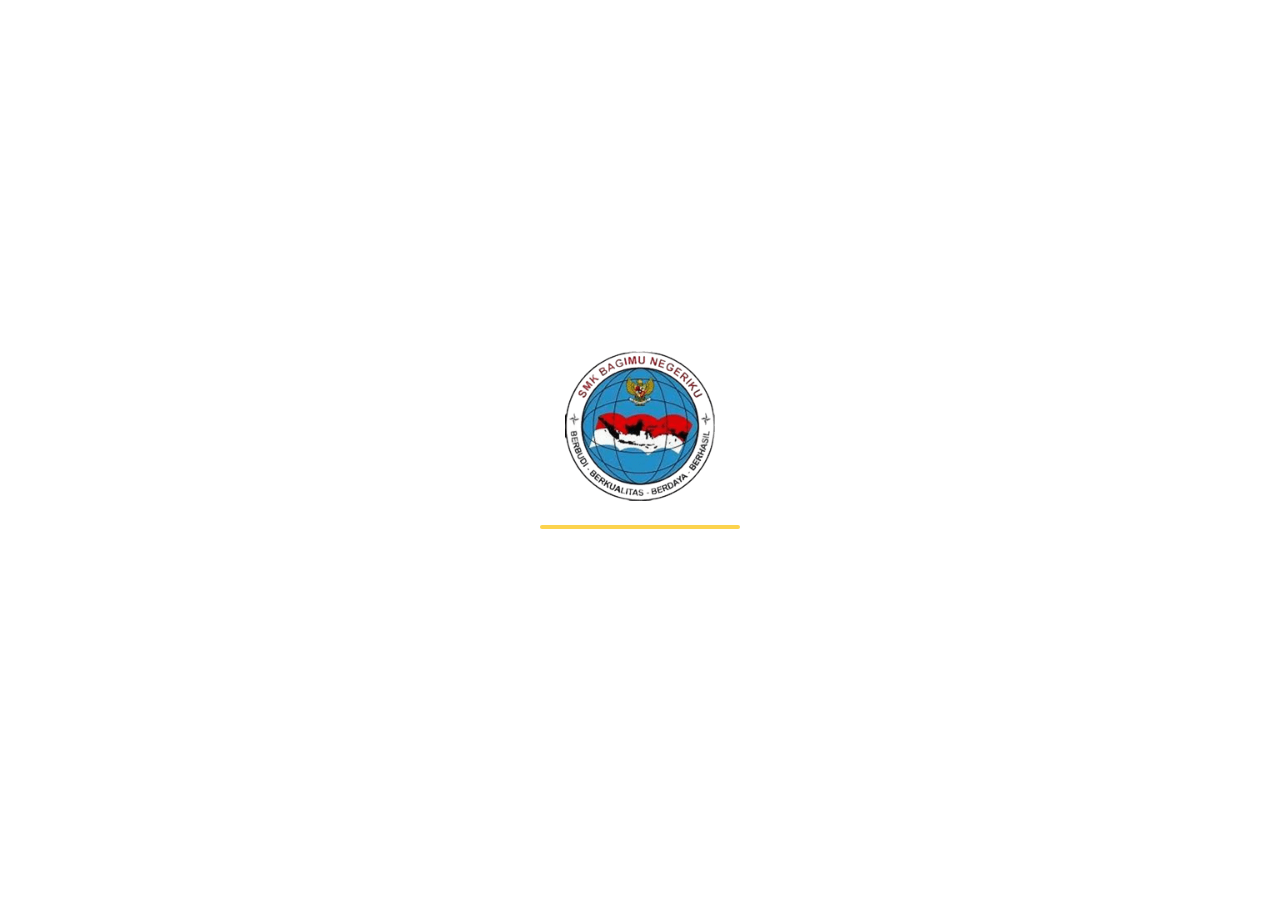
<file: index.html>
<!DOCTYPE html>
<html lang="id">
<head>
    <meta charset="UTF-8">
    <meta name="viewport" content="width=device-width, initial-scale=1.0">
    <title>Loading Smk Bagimu Negeriku</title>
    <style>
        body {
            margin: 0;
            padding: 0;
            background-color: #ffffff;
            display: flex;
            justify-content: center;
            align-items: center;
            min-height: 100vh;
            overflow: hidden;
        }

        .loading-container {
            text-align: center;
        }

        .loading-logo {
            width: 150px;
            height: 150px;
            animation: pulse 2s infinite;
        }

        .loading-progress {
            width: 200px;
            height: 4px;
            background-color: rgba(255, 255, 255, 0.1);
            border-radius: 4px;
            margin: 20px auto;
            overflow: hidden;
        }

        .loading-bar {
            width: 0;
            height: 100%;
            background-color: #fcd34d;
            animation: loading 2s ease-in-out forwards;
        }

        @keyframes pulse {
            0% { transform: scale(1) rotate(0deg); }
            25% { transform: scale(1.1) rotate(5deg); }
            50% { transform: scale(1) rotate(0deg); }
            75% { transform: scale(1.1) rotate(-5deg); }
            100% { transform: scale(1) rotate(0deg); }
        }

        @keyframes loading {
            0% { width: 0; }
            100% { width: 100%; }
        }
    </style>
</head>
<body>
    <div class="loading-container">
        <img src="bn.png" alt="UHM Logo" class="loading-logo">
        <div class="loading-progress">
            <div class="loading-bar"></div>
        </div>
    </div>

    <script>
        // Redirect ke index.html setelah loading selesai
        setTimeout(function() {
            window.location.href = 'beranda.html';
        }, 2000);
    </script>
</body>
</html>
</file>
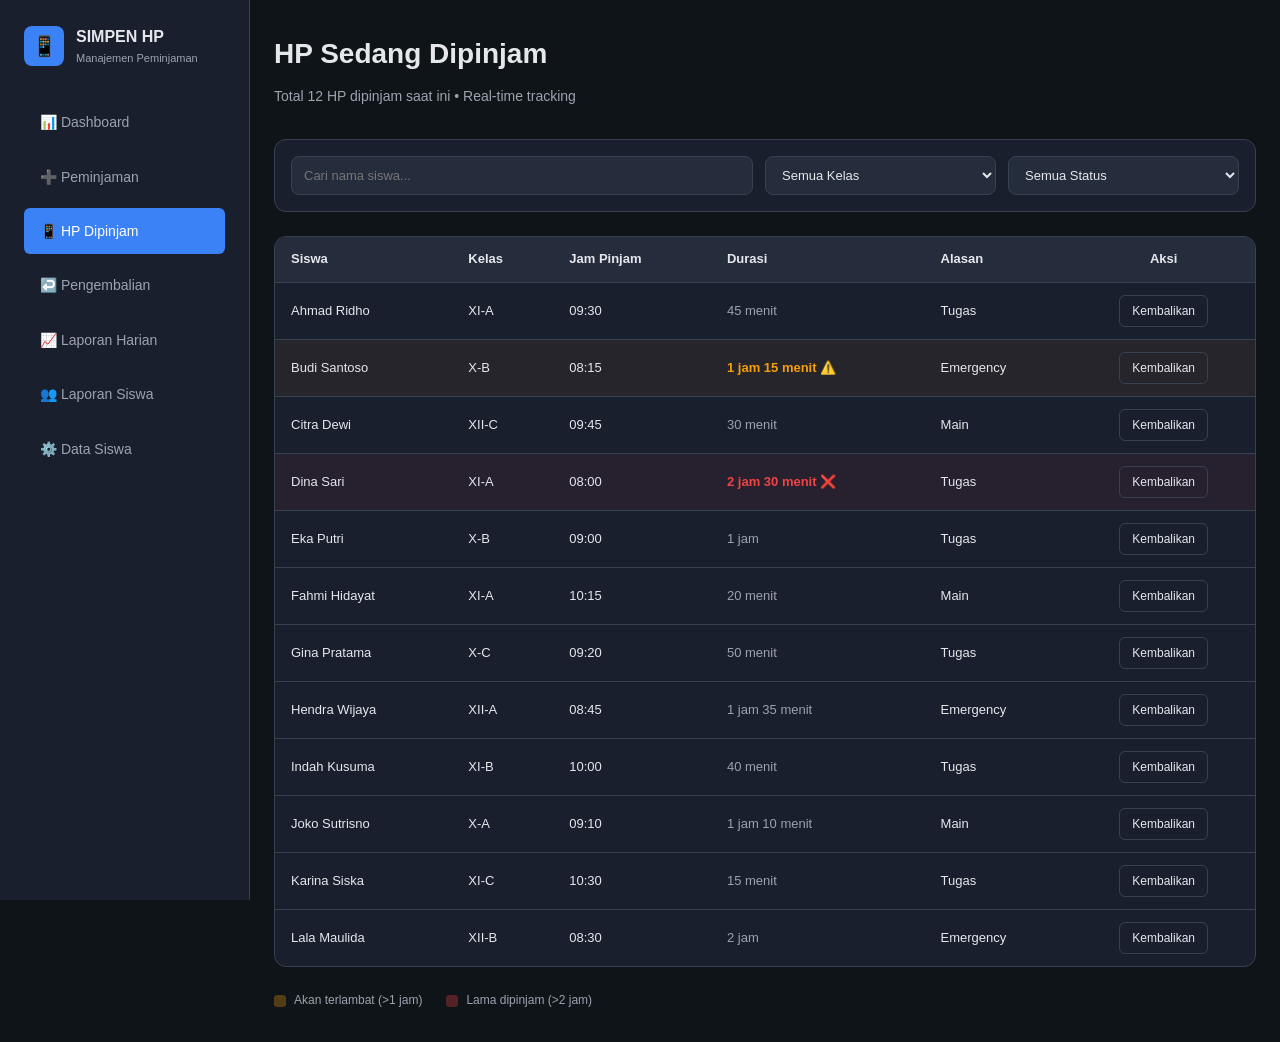
<file: daftar-dipinjam-dark.html>
<!DOCTYPE html>
<html lang="id">
<head>
    <meta charset="UTF-8">
    <meta name="viewport" content="width=device-width, initial-scale=1.0">
    <title>SIMPEN HP - HP Dipinjam</title>
    <style>
        * {
            margin: 0;
            padding: 0;
            box-sizing: border-box;
        }

        :root {
            --bg-primary: #0f1419;
            --bg-secondary: #1a1f2e;
            --bg-tertiary: #252d3d;
            --text-primary: #e5e7eb;
            --text-secondary: #9ca3af;
            --text-tertiary: #6b7280;
            --border-color: #374151;
            --accent-color: #3b82f6;
            --accent-hover: #2563eb;
            --success-color: #10b981;
            --warning-color: #f59e0b;
            --danger-color: #ef4444;
        }

        html {
            scroll-behavior: smooth;
        }

        body {
            font-family: -apple-system, BlinkMacSystemFont, 'Segoe UI', Roboto, 'Helvetica Neue', Arial, sans-serif;
            background: var(--bg-primary);
            color: var(--text-primary);
            line-height: 1.6;
        }

        .container {
            max-width: 1400px;
            margin: 0 auto;
            padding: 0 24px;
        }

        /* Sidebar */
        .sidebar {
            position: fixed;
            left: 0;
            top: 0;
            width: 250px;
            height: 100vh;
            background: var(--bg-secondary);
            border-right: 1px solid var(--border-color);
            padding: 24px;
            overflow-y: auto;
            z-index: 1000;
        }

        .sidebar-header {
            display: flex;
            align-items: center;
            gap: 12px;
            margin-bottom: 32px;
        }

        .sidebar-logo {
            width: 40px;
            height: 40px;
            background: var(--accent-color);
            border-radius: 8px;
            display: flex;
            align-items: center;
            justify-content: center;
            font-size: 20px;
        }

        .sidebar-title {
            font-size: 16px;
            font-weight: 600;
            color: var(--text-primary);
        }

        .sidebar-subtitle {
            font-size: 11px;
            color: var(--text-secondary);
        }

        .nav-menu {
            list-style: none;
        }

        .nav-item {
            margin-bottom: 8px;
        }

        .nav-link {
            display: flex;
            align-items: center;
            gap: 12px;
            padding: 12px 16px;
            color: var(--text-secondary);
            text-decoration: none;
            border-radius: 6px;
            transition: all 0.3s ease;
            font-size: 14px;
        }

        .nav-link:hover {
            background: var(--bg-tertiary);
            color: var(--text-primary);
        }

        .nav-link.active {
            background: var(--accent-color);
            color: white;
        }

        /* Main Content */
        .main-content {
            margin-left: 250px;
            padding: 32px 0;
            min-height: 100vh;
        }

        /* Page Header */
        .page-header {
            margin-bottom: 32px;
        }

        .page-header h1 {
            font-size: 28px;
            font-weight: 700;
            margin-bottom: 8px;
            color: var(--text-primary);
        }

        .page-header p {
            font-size: 14px;
            color: var(--text-secondary);
        }

        /* Filter Card */
        .filter-card {
            background: var(--bg-secondary);
            border: 1px solid var(--border-color);
            border-radius: 12px;
            padding: 16px;
            margin-bottom: 24px;
        }

        .filter-row {
            display: grid;
            grid-template-columns: 2fr 1fr 1fr;
            gap: 12px;
        }

        .filter-row input,
        .filter-row select {
            padding: 10px 12px;
            background: var(--bg-tertiary);
            border: 1px solid var(--border-color);
            border-radius: 8px;
            color: var(--text-primary);
            font-size: 13px;
        }

        .filter-row input:focus,
        .filter-row select:focus {
            outline: none;
            border-color: var(--accent-color);
        }

        /* Table Container */
        .table-container {
            background: var(--bg-secondary);
            border: 1px solid var(--border-color);
            border-radius: 12px;
            overflow: hidden;
            margin-bottom: 24px;
        }

        table {
            width: 100%;
            border-collapse: collapse;
            font-size: 13px;
        }

        thead {
            background: var(--bg-tertiary);
            border-bottom: 1px solid var(--border-color);
        }

        th {
            padding: 12px 16px;
            text-align: left;
            font-weight: 600;
            color: var(--text-primary);
        }

        td {
            padding: 12px 16px;
            border-bottom: 1px solid var(--border-color);
        }

        tbody tr:last-child td {
            border-bottom: none;
        }

        /* Row Highlights */
        tbody tr:hover {
            background: var(--bg-tertiary);
        }

        tbody tr.warning {
            background: rgba(245, 158, 11, 0.05);
        }

        tbody tr.warning:hover {
            background: rgba(245, 158, 11, 0.1);
        }

        tbody tr.danger {
            background: rgba(239, 68, 68, 0.05);
        }

        tbody tr.danger:hover {
            background: rgba(239, 68, 68, 0.1);
        }

        /* Duration */
        .duration-normal {
            color: var(--text-secondary);
        }

        .duration-warning {
            color: var(--warning-color);
            font-weight: 600;
        }

        .duration-danger {
            color: var(--danger-color);
            font-weight: 600;
        }

        /* Button */
        .btn {
            padding: 8px 12px;
            border: 1px solid var(--border-color);
            background: transparent;
            color: var(--text-primary);
            border-radius: 6px;
            cursor: pointer;
            font-size: 12px;
            font-weight: 500;
            transition: all 0.3s ease;
        }

        .btn:hover {
            background: var(--bg-tertiary);
            border-color: var(--accent-color);
            color: var(--accent-color);
        }

        /* Legend */
        .legend {
            display: flex;
            gap: 24px;
            font-size: 12px;
            margin-top: 20px;
        }

        .legend-item {
            display: flex;
            align-items: center;
            gap: 8px;
            color: var(--text-secondary);
        }

        .legend-box {
            width: 12px;
            height: 12px;
            border-radius: 3px;
        }

        .legend-yellow {
            background: rgba(245, 158, 11, 0.3);
        }

        .legend-red {
            background: rgba(239, 68, 68, 0.3);
        }

        /* Scrollbar */
        ::-webkit-scrollbar {
            width: 8px;
        }

        ::-webkit-scrollbar-track {
            background: var(--bg-primary);
        }

        ::-webkit-scrollbar-thumb {
            background: var(--border-color);
            border-radius: 4px;
        }

        ::-webkit-scrollbar-thumb:hover {
            background: var(--text-tertiary);
        }

        @media (max-width: 768px) {
            .sidebar {
                width: 100%;
                height: auto;
                position: relative;
                border-right: none;
                border-bottom: 1px solid var(--border-color);
                padding: 16px;
            }

            .main-content {
                margin-left: 0;
            }

            .filter-row {
                grid-template-columns: 1fr;
            }

            table {
                font-size: 12px;
            }

            th, td {
                padding: 8px 12px;
            }

            .page-header h1 {
                font-size: 24px;
            }
        }
    </style>
</head>
<body>
    <!-- Sidebar -->
    <aside class="sidebar">
        <div class="sidebar-header">
            <div class="sidebar-logo">📱</div>
            <div>
                <div class="sidebar-title">SIMPEN HP</div>
                <div class="sidebar-subtitle">Manajemen Peminjaman</div>
            </div>
        </div>

        <nav>
            <ul class="nav-menu">
                <li class="nav-item">
                    <a href="index-dark.html" class="nav-link">
                        📊 Dashboard
                    </a>
                </li>
                <li class="nav-item">
                    <a href="peminjaman-dark.html" class="nav-link">
                        ➕ Peminjaman
                    </a>
                </li>
                <li class="nav-item">
                    <a href="daftar-dipinjam-dark.html" class="nav-link active">
                        📱 HP Dipinjam
                    </a>
                </li>
                <li class="nav-item">
                    <a href="pengembalian-dark.html" class="nav-link">
                        ↩️ Pengembalian
                    </a>
                </li>
                <li class="nav-item">
                    <a href="laporan-harian-dark.html" class="nav-link">
                        📈 Laporan Harian
                    </a>
                </li>
                <li class="nav-item">
                    <a href="laporan-siswa-dark.html" class="nav-link">
                        👥 Laporan Siswa
                    </a>
                </li>
                <li class="nav-item">
                    <a href="data-siswa-dark.html" class="nav-link">
                        ⚙️ Data Siswa
                    </a>
                </li>
            </ul>
        </nav>
    </aside>

    <!-- Main Content -->
    <main class="main-content">
        <div class="container">
            <!-- Page Header -->
            <div class="page-header">
                <h1>HP Sedang Dipinjam</h1>
                <p>Total 12 HP dipinjam saat ini • Real-time tracking</p>
            </div>

            <!-- Filter -->
            <div class="filter-card">
                <div class="filter-row">
                    <input type="text" placeholder="Cari nama siswa...">
                    <select>
                        <option>Semua Kelas</option>
                        <option>X-A</option>
                        <option>XI-B</option>
                        <option>XII-C</option>
                    </select>
                    <select>
                        <option>Semua Status</option>
                        <option>Tepat Waktu</option>
                        <option>Akan Terlambat</option>
                        <option>Lama Dipinjam</option>
                    </select>
                </div>
            </div>

            <!-- Table -->
            <div class="table-container">
                <table>
                    <thead>
                        <tr>
                            <th>Siswa</th>
                            <th>Kelas</th>
                            <th>Jam Pinjam</th>
                            <th>Durasi</th>
                            <th>Alasan</th>
                            <th style="text-align: center;">Aksi</th>
                        </tr>
                    </thead>
                    <tbody>
                        <tr>
                            <td>Ahmad Ridho</td>
                            <td>XI-A</td>
                            <td>09:30</td>
                            <td class="duration-normal">45 menit</td>
                            <td>Tugas</td>
                            <td style="text-align: center;">
                                <button class="btn">Kembalikan</button>
                            </td>
                        </tr>
                        <tr class="warning">
                            <td>Budi Santoso</td>
                            <td>X-B</td>
                            <td>08:15</td>
                            <td class="duration-warning">1 jam 15 menit ⚠️</td>
                            <td>Emergency</td>
                            <td style="text-align: center;">
                                <button class="btn">Kembalikan</button>
                            </td>
                        </tr>
                        <tr>
                            <td>Citra Dewi</td>
                            <td>XII-C</td>
                            <td>09:45</td>
                            <td class="duration-normal">30 menit</td>
                            <td>Main</td>
                            <td style="text-align: center;">
                                <button class="btn">Kembalikan</button>
                            </td>
                        </tr>
                        <tr class="danger">
                            <td>Dina Sari</td>
                            <td>XI-A</td>
                            <td>08:00</td>
                            <td class="duration-danger">2 jam 30 menit ❌</td>
                            <td>Tugas</td>
                            <td style="text-align: center;">
                                <button class="btn">Kembalikan</button>
                            </td>
                        </tr>
                        <tr>
                            <td>Eka Putri</td>
                            <td>X-B</td>
                            <td>09:00</td>
                            <td class="duration-normal">1 jam</td>
                            <td>Tugas</td>
                            <td style="text-align: center;">
                                <button class="btn">Kembalikan</button>
                            </td>
                        </tr>
                        <tr>
                            <td>Fahmi Hidayat</td>
                            <td>XI-A</td>
                            <td>10:15</td>
                            <td class="duration-normal">20 menit</td>
                            <td>Main</td>
                            <td style="text-align: center;">
                                <button class="btn">Kembalikan</button>
                            </td>
                        </tr>
                        <tr>
                            <td>Gina Pratama</td>
                            <td>X-C</td>
                            <td>09:20</td>
                            <td class="duration-normal">50 menit</td>
                            <td>Tugas</td>
                            <td style="text-align: center;">
                                <button class="btn">Kembalikan</button>
                            </td>
                        </tr>
                        <tr>
                            <td>Hendra Wijaya</td>
                            <td>XII-A</td>
                            <td>08:45</td>
                            <td class="duration-normal">1 jam 35 menit</td>
                            <td>Emergency</td>
                            <td style="text-align: center;">
                                <button class="btn">Kembalikan</button>
                            </td>
                        </tr>
                        <tr>
                            <td>Indah Kusuma</td>
                            <td>XI-B</td>
                            <td>10:00</td>
                            <td class="duration-normal">40 menit</td>
                            <td>Tugas</td>
                            <td style="text-align: center;">
                                <button class="btn">Kembalikan</button>
                            </td>
                        </tr>
                        <tr>
                            <td>Joko Sutrisno</td>
                            <td>X-A</td>
                            <td>09:10</td>
                            <td class="duration-normal">1 jam 10 menit</td>
                            <td>Main</td>
                            <td style="text-align: center;">
                                <button class="btn">Kembalikan</button>
                            </td>
                        </tr>
                        <tr>
                            <td>Karina Siska</td>
                            <td>XI-C</td>
                            <td>10:30</td>
                            <td class="duration-normal">15 menit</td>
                            <td>Tugas</td>
                            <td style="text-align: center;">
                                <button class="btn">Kembalikan</button>
                            </td>
                        </tr>
                        <tr>
                            <td>Lala Maulida</td>
                            <td>XII-B</td>
                            <td>08:30</td>
                            <td class="duration-normal">2 jam</td>
                            <td>Emergency</td>
                            <td style="text-align: center;">
                                <button class="btn">Kembalikan</button>
                            </td>
                        </tr>
                    </tbody>
                </table>
            </div>

            <!-- Legend -->
            <div class="legend">
                <div class="legend-item">
                    <div class="legend-box legend-yellow"></div>
                    <span>Akan terlambat (>1 jam)</span>
                </div>
                <div class="legend-item">
                    <div class="legend-box legend-red"></div>
                    <span>Lama dipinjam (>2 jam)</span>
                </div>
            </div>
        </div>
    </main>

    <script>
        // Handle kembalikan button
        document.querySelectorAll('.btn').forEach(btn => {
            btn.addEventListener('click', function() {
                alert('Navigasi ke form pengembalian HP...');
            });
        });
    </script>
</body>
</html>
</file>
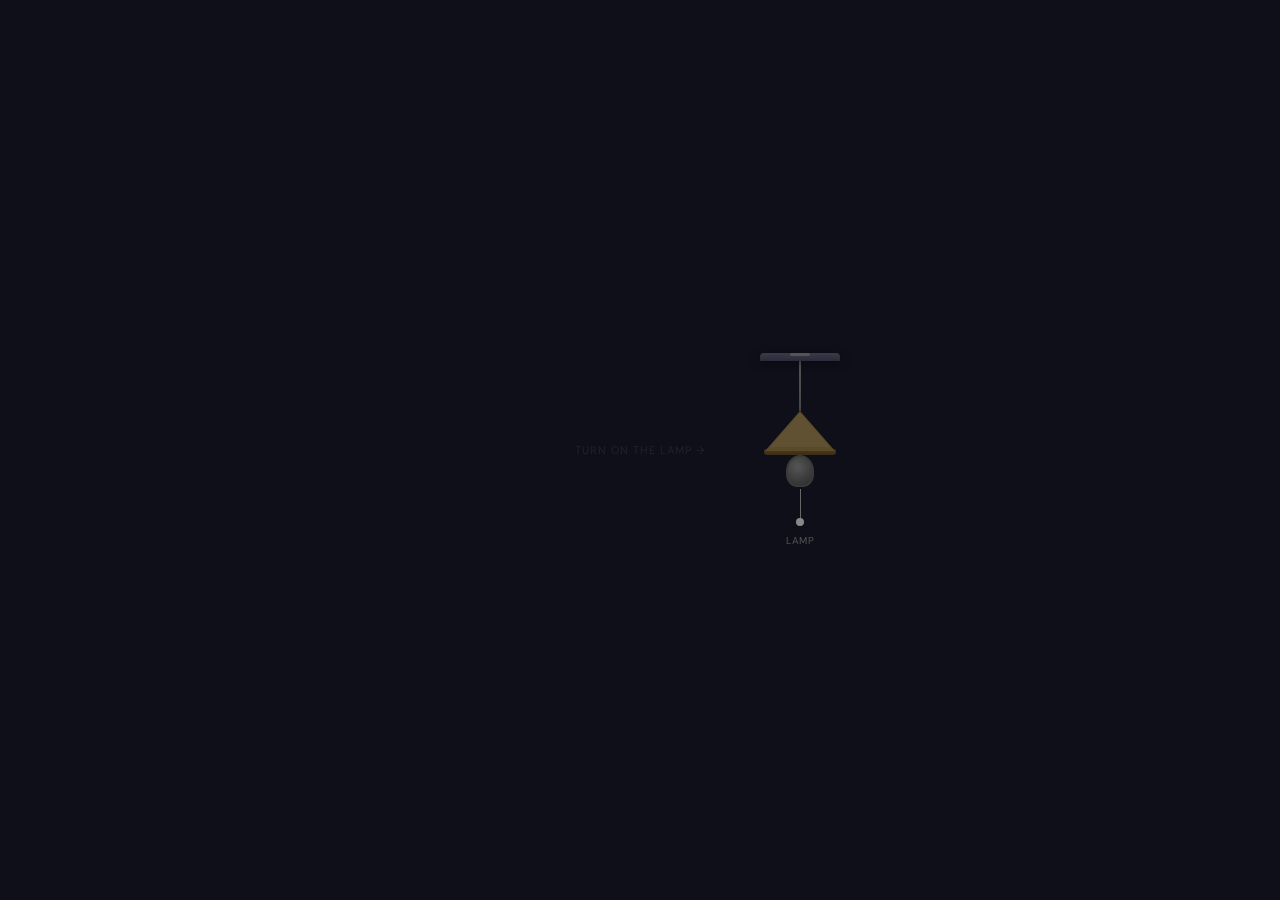
<file: login.html>
<!DOCTYPE html>
<html>
<head>
<meta charset="UTF-8">
<link href="https://fonts.googleapis.com/css2?family=DM+Sans:wght@300;400;500;600&display=swap" rel="stylesheet">
<link rel="stylesheet" href="style.css">
</head>
<body>

<div class="scene">

  
  <div class="login-card">
    <h2>Member Login</h2>
    <p class="subtitle">Turn on the lamp to continue</p>

    <div class="form-group">
      <label>Username</label>
      <input type="text" placeholder="Enter your username" />
    </div>

    <div class="form-group">
      <label>Password</label>
      <input type="password" placeholder="••••••••" />
    </div>

    <button class="btn-signin">Sign In</button>

    <div class="divider"><span>or</span></div>

    <div class="form-footer">
      Don't have an account? <a href="#">Register</a>
    </div>
  </div>

  
  <div class="off-hint">Turn on the lamp →</div>

  
  <div class="lamp-section" id="lampSection">
    <div class="ceiling-bar"></div>
    <div class="wire"></div>

    <div class="lamp-shade-wrap" onclick="toggleLamp()" title="Click to toggle lamp">
      <div class="lamp-shade"></div>
      <div class="lamp-rim"></div>
      <div class="lamp-bulb" id="bulb"></div>
      <div class="light-cone"></div>
    </div>

    <div class="cord" onclick="toggleLamp()"></div>
    <div class="cord-knob" onclick="toggleLamp()" id="knob"></div>

    <div class="lamp-hint">Lamp</div>
  </div>

</div>

<script src="script.js"></script>
</body>
</html>
</file>
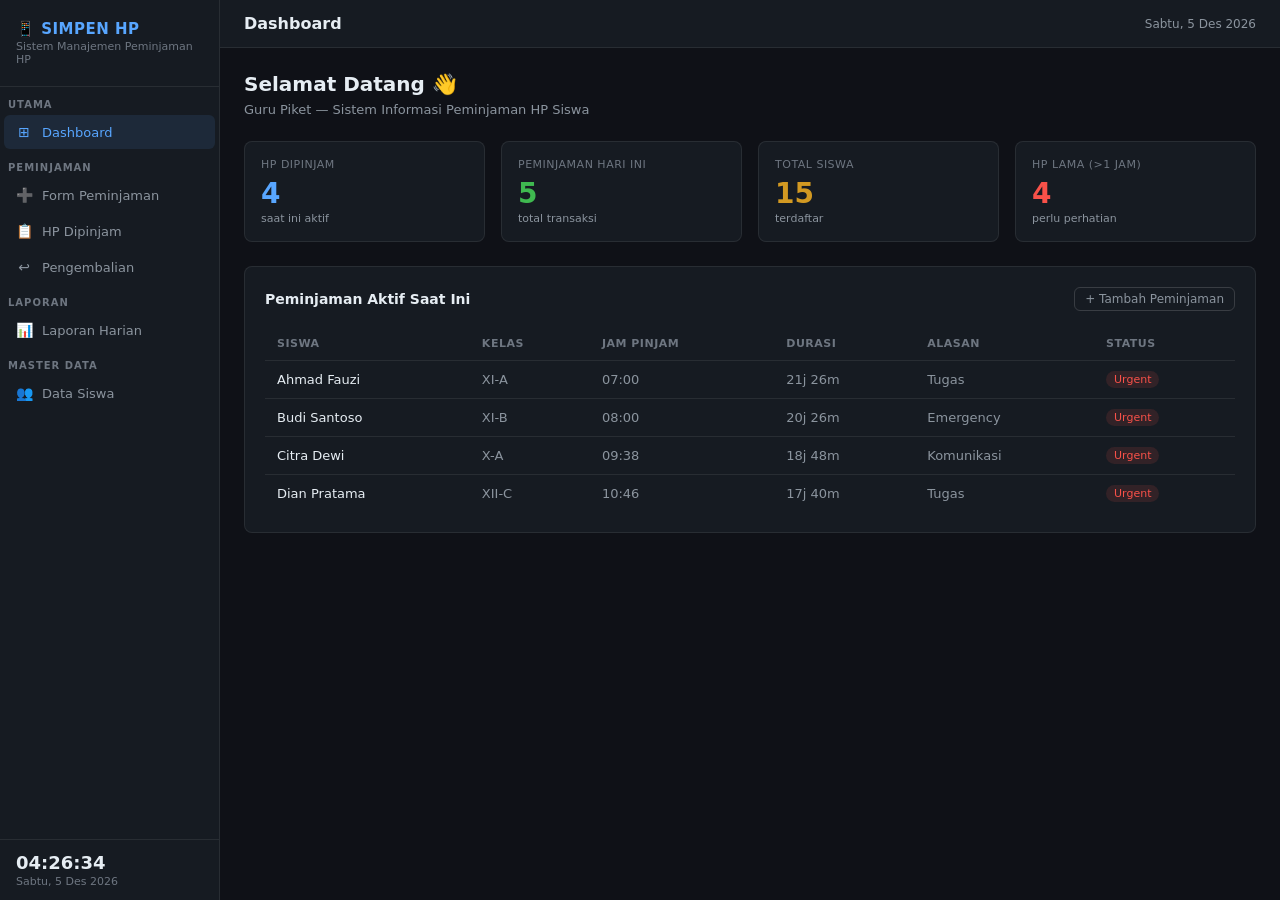
<file: simpen_hp_full_app.html>
<!DOCTYPE html>
<html>
<head>
<meta charset="UTF-8">
<style>
  * { box-sizing: border-box; margin: 0; padding: 0; }
  :root {
    --bg: #0f1117; --bg2: #161b22; --bg3: #1c2128;
    --border: rgba(255,255,255,0.08); --border2: rgba(255,255,255,0.15);
    --text: #e6edf3; --text2: #8b949e; --text3: #6e7681;
    --accent: #58a6ff; --accent2: #1f6feb;
    --green: #3fb950; --green-bg: rgba(63,185,80,0.12);
    --yellow: #d29922; --yellow-bg: rgba(210,153,34,0.12);
    --red: #f85149; --red-bg: rgba(248,81,73,0.12);
    --blue-bg: rgba(88,166,255,0.1);
    --sidebar-w: 220px;
    --font: 'Segoe UI', system-ui, sans-serif;
  }
  body { font-family: var(--font); background: var(--bg); color: var(--text); min-height: 100vh; display: flex; font-size: 14px; }
  
  /* SIDEBAR */
  #sidebar {
    width: var(--sidebar-w); background: var(--bg2); border-right: 1px solid var(--border);
    display: flex; flex-direction: column; position: fixed; top: 0; left: 0; height: 100vh; z-index: 100;
  }
  .brand { padding: 20px 16px; border-bottom: 1px solid var(--border); }
  .brand-title { font-size: 15px; font-weight: 700; color: var(--accent); letter-spacing: 0.5px; }
  .brand-sub { font-size: 11px; color: var(--text3); margin-top: 2px; }
  .nav-section { padding: 12px 8px 4px; font-size: 10px; font-weight: 600; color: var(--text3); letter-spacing: 1px; text-transform: uppercase; }
  .nav-item {
    display: flex; align-items: center; gap: 10px; padding: 9px 12px; margin: 1px 4px;
    border-radius: 6px; cursor: pointer; color: var(--text2); font-size: 13px; transition: all .15s;
  }
  .nav-item:hover { background: var(--bg3); color: var(--text); }
  .nav-item.active { background: var(--blue-bg); color: var(--accent); }
  .nav-icon { width: 16px; text-align: center; font-size: 14px; }
  .clock { padding: 12px 16px; border-top: 1px solid var(--border); font-size: 11px; color: var(--text3); margin-top: auto; }
  .clock-time { font-size: 18px; font-weight: 600; color: var(--text); font-variant-numeric: tabular-nums; }
  
  /* MAIN */
  #main { margin-left: var(--sidebar-w); flex: 1; display: flex; flex-direction: column; min-height: 100vh; }
  .topbar { background: var(--bg2); border-bottom: 1px solid var(--border); padding: 14px 24px; display: flex; justify-content: space-between; align-items: center; }
  .topbar-title { font-size: 16px; font-weight: 600; }
  .topbar-date { font-size: 12px; color: var(--text2); }
  .content { padding: 24px; flex: 1; }
  
  /* PAGE */
  .page { display: none; }
  .page.active { display: block; }
  
  /* CARDS */
  .card { background: var(--bg2); border: 1px solid var(--border); border-radius: 8px; padding: 20px; }
  .card-header { display: flex; justify-content: space-between; align-items: center; margin-bottom: 16px; }
  .card-title { font-size: 14px; font-weight: 600; }
  
  /* METRIC CARDS */
  .metrics { display: grid; grid-template-columns: repeat(4, 1fr); gap: 16px; margin-bottom: 24px; }
  .metric { background: var(--bg2); border: 1px solid var(--border); border-radius: 8px; padding: 16px; }
  .metric-label { font-size: 11px; color: var(--text3); text-transform: uppercase; letter-spacing: 0.5px; }
  .metric-value { font-size: 28px; font-weight: 700; margin: 6px 0 2px; }
  .metric-sub { font-size: 11px; color: var(--text2); }
  .metric.blue .metric-value { color: var(--accent); }
  .metric.green .metric-value { color: var(--green); }
  .metric.yellow .metric-value { color: var(--yellow); }
  .metric.red .metric-value { color: var(--red); }
  
  /* TABLE */
  table { width: 100%; border-collapse: collapse; font-size: 13px; }
  th { padding: 10px 12px; text-align: left; font-size: 11px; font-weight: 600; color: var(--text3); text-transform: uppercase; letter-spacing: 0.5px; border-bottom: 1px solid var(--border); }
  td { padding: 10px 12px; border-bottom: 1px solid var(--border); color: var(--text2); }
  tr:hover td { background: var(--bg3); }
  tr:last-child td { border-bottom: none; }
  
  /* BADGE */
  .badge { display: inline-flex; align-items: center; padding: 2px 8px; border-radius: 12px; font-size: 11px; font-weight: 500; }
  .badge-green { background: var(--green-bg); color: var(--green); }
  .badge-yellow { background: var(--yellow-bg); color: var(--yellow); }
  .badge-red { background: var(--red-bg); color: var(--red); }
  .badge-blue { background: var(--blue-bg); color: var(--accent); }
  
  /* FORM */
  .form-grid { display: grid; grid-template-columns: 1fr 1fr; gap: 16px; }
  .form-group { display: flex; flex-direction: column; gap: 6px; }
  .form-group.full { grid-column: 1 / -1; }
  label { font-size: 12px; font-weight: 500; color: var(--text2); }
  input, select, textarea {
    background: var(--bg3); border: 1px solid var(--border2); border-radius: 6px;
    padding: 9px 12px; color: var(--text); font-size: 13px; font-family: var(--font);
    transition: border-color .15s; outline: none; width: 100%;
  }
  input:focus, select:focus, textarea:focus { border-color: var(--accent); box-shadow: 0 0 0 3px rgba(88,166,255,0.1); }
  select option { background: var(--bg3); }
  textarea { resize: vertical; min-height: 80px; }
  
  /* BUTTONS */
  .btn {
    display: inline-flex; align-items: center; gap: 6px; padding: 8px 16px;
    border-radius: 6px; font-size: 13px; font-weight: 500; cursor: pointer;
    border: 1px solid transparent; transition: all .15s; font-family: var(--font);
  }
  .btn-primary { background: var(--accent2); color: #fff; border-color: var(--accent2); }
  .btn-primary:hover { background: var(--accent); }
  .btn-secondary { background: transparent; color: var(--text2); border-color: var(--border2); }
  .btn-secondary:hover { background: var(--bg3); color: var(--text); }
  .btn-danger { background: transparent; color: var(--red); border-color: rgba(248,81,73,0.4); }
  .btn-danger:hover { background: var(--red-bg); }
  .btn-sm { padding: 4px 10px; font-size: 12px; }
  .btn-success { background: transparent; color: var(--green); border-color: rgba(63,185,80,0.4); }
  .btn-success:hover { background: var(--green-bg); }
  
  /* SEARCH & FILTER */
  .toolbar { display: flex; gap: 10px; margin-bottom: 16px; align-items: center; flex-wrap: wrap; }
  .toolbar input { max-width: 220px; }
  .toolbar select { max-width: 160px; }
  .spacer { flex: 1; }
  
  /* NOTIFICATION */
  #notif {
    position: fixed; top: 20px; right: 20px; z-index: 9999;
    background: var(--bg2); border: 1px solid var(--border2); border-radius: 8px;
    padding: 12px 20px; font-size: 13px; display: none; max-width: 300px;
    box-shadow: 0 8px 32px rgba(0,0,0,0.4);
  }
  #notif.show { display: block; animation: slideIn .2s ease; }
  #notif.success { border-left: 3px solid var(--green); }
  #notif.error { border-left: 3px solid var(--red); }
  @keyframes slideIn { from { transform: translateX(20px); opacity: 0; } to { transform: translateX(0); opacity: 1; } }
  
  
  .modal-overlay {
    position: fixed; inset: 0; background: rgba(0,0,0,0.7); z-index: 500;
    display: flex; align-items: center; justify-content: center; display: none;
  }
  .modal-overlay.show { display: flex; }
  .modal { background: var(--bg2); border: 1px solid var(--border2); border-radius: 10px; padding: 24px; min-width: 460px; max-width: 560px; width: 100%; }
  .modal-title { font-size: 16px; font-weight: 600; margin-bottom: 20px; }
  .modal-footer { display: flex; justify-content: flex-end; gap: 10px; margin-top: 20px; }
  
  
  .status-normal td { }
  .status-warning td:first-child { border-left: 2px solid var(--yellow); }
  .status-danger td:first-child { border-left: 2px solid var(--red); }
  
  
  .detail-card { background: var(--bg3); border: 1px solid var(--border); border-radius: 8px; padding: 16px; margin-bottom: 16px; }
  .detail-row { display: flex; justify-content: space-between; padding: 6px 0; border-bottom: 1px solid var(--border); font-size: 13px; }
  .detail-row:last-child { border-bottom: none; }
  .detail-label { color: var(--text3); }
  .detail-value { color: var(--text); font-weight: 500; }
  
  .pagination { display: flex; gap: 4px; align-items: center; margin-top: 16px; }
  .page-btn { padding: 4px 10px; border: 1px solid var(--border2); border-radius: 4px; background: transparent; color: var(--text2); cursor: pointer; font-size: 12px; }
  .page-btn.active { background: var(--accent2); color: #fff; border-color: var(--accent2); }
  .page-btn:hover:not(.active) { background: var(--bg3); }
  
  .section-title { font-size: 20px; font-weight: 700; margin-bottom: 6px; }
  .section-sub { font-size: 13px; color: var(--text2); margin-bottom: 24px; }
  
  .ref-number { font-family: monospace; font-size: 11px; color: var(--text3); }
  .success-banner { background: var(--green-bg); border: 1px solid rgba(63,185,80,0.3); border-radius: 8px; padding: 16px; margin-bottom: 20px; color: var(--green); font-size: 13px; }
</style>
</head>
<body>

<div id="sidebar">
  <div class="brand">
    <div class="brand-title">📱 SIMPEN HP</div>
    <div class="brand-sub">Sistem Manajemen Peminjaman HP</div>
  </div>
  <div class="nav-section">Utama</div>
  <div class="nav-item active" onclick="goPage('dashboard')"><span class="nav-icon">⊞</span> Dashboard</div>
  <div class="nav-section">Peminjaman</div>
  <div class="nav-item" onclick="goPage('pinjam')"><span class="nav-icon">➕</span> Form Peminjaman</div>
  <div class="nav-item" onclick="goPage('daftar')"><span class="nav-icon">📋</span> HP Dipinjam</div>
  <div class="nav-item" onclick="goPage('kembali')"><span class="nav-icon">↩</span> Pengembalian</div>
  <div class="nav-section">Laporan</div>
  <div class="nav-item" onclick="goPage('laporan')"><span class="nav-icon">📊</span> Laporan Harian</div>
  <div class="nav-section">Master Data</div>
  <div class="nav-item" onclick="goPage('siswa')"><span class="nav-icon">👥</span> Data Siswa</div>
  <div class="clock">
    <div class="clock-time" id="clock-time">00:00:00</div>
    <div id="clock-date" style="font-size:11px;margin-top:2px;"></div>
  </div>
</div>

<div id="main">
  <div class="topbar">
    <div class="topbar-title" id="page-title">Dashboard</div>
    <div class="topbar-date" id="topbar-date"></div>
  </div>
  <div class="content">

    
    <div class="page active" id="page-dashboard">
      <div class="section-title">Selamat Datang 👋</div>
      <div class="section-sub">Guru Piket — Sistem Informasi Peminjaman HP Siswa</div>
      <div class="metrics">
        <div class="metric blue"><div class="metric-label">HP Dipinjam</div><div class="metric-value" id="m-aktif">0</div><div class="metric-sub">saat ini aktif</div></div>
        <div class="metric green"><div class="metric-label">Peminjaman Hari Ini</div><div class="metric-value" id="m-hari">0</div><div class="metric-sub">total transaksi</div></div>
        <div class="metric yellow"><div class="metric-label">Total Siswa</div><div class="metric-value" id="m-siswa">0</div><div class="metric-sub">terdaftar</div></div>
        <div class="metric red"><div class="metric-label">HP Lama (&gt;1 jam)</div><div class="metric-value" id="m-lama">0</div><div class="metric-sub">perlu perhatian</div></div>
      </div>
      <div class="card">
        <div class="card-header"><span class="card-title">Peminjaman Aktif Saat Ini</span><button class="btn btn-secondary btn-sm" onclick="goPage('pinjam')">+ Tambah Peminjaman</button></div>
        <table id="dash-table">
          <thead><tr><th>Siswa</th><th>Kelas</th><th>Jam Pinjam</th><th>Durasi</th><th>Alasan</th><th>Status</th></tr></thead>
          <tbody id="dash-tbody"></tbody>
        </table>
        <div id="dash-empty" style="text-align:center;padding:32px;color:var(--text3);display:none;">Tidak ada peminjaman aktif saat ini</div>
      </div>
    </div>

    
    <div class="page" id="page-pinjam">
      <div class="section-title">Form Peminjaman HP</div>
      <div class="section-sub">Catat siswa yang meminjam HP</div>
      <div id="pinjam-success" class="success-banner" style="display:none;"></div>
      <div class="card">
        <div class="form-grid">
          <div class="form-group"><label>Pilih Siswa *</label>
            <select id="f-siswa" onchange="autoFillKelas()">
              <option value="">-- Pilih Siswa --</option>
            </select>
          </div>
          <div class="form-group"><label>Kelas (auto-fill)</label><input type="text" id="f-kelas" readonly placeholder="Otomatis terisi" style="background:var(--bg);"></div>
          <div class="form-group"><label>Jam Pinjam *</label><input type="time" id="f-jam" required></div>
          <div class="form-group"><label>Tanggal *</label><input type="date" id="f-tanggal" required></div>
          <div class="form-group full"><label>Alasan Peminjaman *</label>
            <select id="f-alasan">
              <option value="">-- Pilih Alasan --</option>
              <option value="Tugas">Tugas Sekolah</option>
              <option value="Emergency">Keperluan Darurat</option>
              <option value="Komunikasi">Komunikasi Orang Tua</option>
              <option value="Lainnya">Lainnya</option>
            </select>
          </div>
          <div class="form-group full"><label>Catatan Tambahan</label><textarea id="f-catatan" placeholder="Catatan opsional..."></textarea></div>
        </div>
        <div style="margin-top:20px;display:flex;justify-content:flex-end;gap:10px;">
          <button class="btn btn-secondary" onclick="resetPinjam()">Reset</button>
          <button class="btn btn-primary" onclick="submitPinjam()">💾 Simpan Peminjaman</button>
        </div>
      </div>
    </div>

    <div class="page" id="page-daftar">
      <div class="section-title">HP Sedang Dipinjam</div>
      <div class="section-sub">Daftar real-time HP yang sedang dipinjam siswa</div>
      <div class="card">
        <div class="toolbar">
          <input type="text" placeholder="🔍 Cari nama siswa..." id="search-daftar" oninput="renderDaftar()">
          <select id="filter-kelas-daftar" onchange="renderDaftar()">
            <option value="">Semua Kelas</option>
          </select>
          <span class="spacer"></span>
          <span style="font-size:12px;color:var(--text3);">Auto-update setiap menit</span>
        </div>
        <table>
          <thead><tr><th>No. Ref</th><th>Siswa</th><th>Kelas</th><th>Jam Pinjam</th><th>Durasi</th><th>Alasan</th><th>Status</th><th>Aksi</th></tr></thead>
          <tbody id="daftar-tbody"></tbody>
        </table>
        <div id="daftar-empty" style="text-align:center;padding:32px;color:var(--text3);display:none;">Tidak ada HP yang sedang dipinjam</div>
      </div>
    </div>

    
    <div class="page" id="page-kembali">
      <div class="section-title">Pengembalian HP</div>
      <div class="section-sub">Proses pengembalian HP siswa</div>
      <div id="kembali-success" class="success-banner" style="display:none;"></div>
      <div class="card">
        <div class="form-group" style="margin-bottom:16px;">
          <label>Pilih Peminjaman Aktif *</label>
          <select id="k-loan" onchange="loadLoanDetail()">
            <option value="">-- Pilih Peminjaman --</option>
          </select>
        </div>
        <div id="loan-detail" style="display:none;">
          <div class="detail-card">
            <div class="detail-row"><span class="detail-label">Siswa</span><span class="detail-value" id="k-nama"></span></div>
            <div class="detail-row"><span class="detail-label">Kelas</span><span class="detail-value" id="k-kelas-d"></span></div>
            <div class="detail-row"><span class="detail-label">Jam Pinjam</span><span class="detail-value" id="k-jam-pinjam"></span></div>
            <div class="detail-row"><span class="detail-label">Durasi</span><span class="detail-value" id="k-durasi"></span></div>
            <div class="detail-row"><span class="detail-label">Alasan</span><span class="detail-value" id="k-alasan"></span></div>
          </div>
          <div class="form-grid">
            <div class="form-group"><label>Jam Kembali *</label><input type="time" id="k-jam-kembali"></div>
            <div class="form-group"><label>Kondisi HP *</label>
              <select id="k-kondisi" onchange="toggleRusak()">
                <option value="">-- Pilih Kondisi --</option>
                <option value="Baik">Baik</option>
                <option value="Sedikit Rusak">Sedikit Rusak</option>
                <option value="Rusak Parah">Rusak Parah</option>
                <option value="Hilang">Hilang</option>
              </select>
            </div>
            <div class="form-group full" id="rusak-detail-group" style="display:none;">
              <label>Detail Kerusakan *</label>
              <textarea id="k-rusak" placeholder="Jelaskan kerusakan yang terjadi..."></textarea>
            </div>
          </div>
          <div style="margin-top:20px;display:flex;justify-content:flex-end;">
            <button class="btn btn-primary" onclick="submitKembali()">✅ Proses Pengembalian</button>
          </div>
        </div>
      </div>
    </div>

    
    <div class="page" id="page-laporan">
      <div class="section-title">Laporan Harian</div>
      <div class="section-sub">Rekap peminjaman HP per hari</div>
      <div class="card" style="margin-bottom:16px;">
        <div class="toolbar" style="margin-bottom:0;">
          <div class="form-group" style="flex:1;">
            <label>Filter Tanggal</label>
            <input type="date" id="lap-tanggal" onchange="renderLaporan()">
          </div>
          <div style="align-self:flex-end;">
            <button class="btn btn-secondary btn-sm" onclick="renderLaporan()">🔄 Tampilkan</button>
          </div>
        </div>
      </div>
      <div class="metrics" style="margin-bottom:20px;">
        <div class="metric blue"><div class="metric-label">Total Peminjaman</div><div class="metric-value" id="l-total">0</div></div>
        <div class="metric green"><div class="metric-label">Sudah Dikembalikan</div><div class="metric-value" id="l-selesai">0</div></div>
        <div class="metric blue"><div class="metric-label">Masih Dipinjam</div><div class="metric-value" id="l-aktif">0</div></div>
        <div class="metric yellow"><div class="metric-label">Rata-rata Durasi</div><div class="metric-value" id="l-avg">-</div></div>
      </div>
      <div class="card">
        <div class="card-header"><span class="card-title">Detail Peminjaman</span></div>
        <table>
          <thead><tr><th>Ref</th><th>Siswa</th><th>Kelas</th><th>Jam Pinjam</th><th>Jam Kembali</th><th>Durasi</th><th>Alasan</th><th>Kondisi</th><th>Status</th></tr></thead>
          <tbody id="laporan-tbody"></tbody>
        </table>
        <div id="lap-empty" style="text-align:center;padding:32px;color:var(--text3);display:none;">Tidak ada data untuk tanggal ini</div>
      </div>
    </div>

    
    <div class="page" id="page-siswa">
      <div class="section-title">Manajemen Data Siswa</div>
      <div class="section-sub">CRUD data siswa terdaftar</div>
      <div class="card">
        <div class="toolbar">
          <input type="text" placeholder="🔍 Cari nama / NIS..." id="search-siswa" oninput="renderSiswa()">
          <select id="filter-kelas-siswa" onchange="renderSiswa()">
            <option value="">Semua Kelas</option>
            <option value="X">Kelas X</option>
            <option value="XI">Kelas XI</option>
            <option value="XII">Kelas XII</option>
          </select>
          <select id="filter-status-siswa" onchange="renderSiswa()">
            <option value="">Semua Status</option>
            <option value="aktif">Aktif</option>
            <option value="nonaktif">Nonaktif</option>
          </select>
          <span class="spacer"></span>
          <button class="btn btn-primary btn-sm" onclick="openAddSiswa()">+ Tambah Siswa</button>
        </div>
        <table>
          <thead><tr><th>NIS</th><th>Nama</th><th>Kelas</th><th>No. HP</th><th>Status</th><th>Terdaftar</th><th>Aksi</th></tr></thead>
          <tbody id="siswa-tbody"></tbody>
        </table>
        <div id="siswa-empty" style="text-align:center;padding:32px;color:var(--text3);display:none;">Belum ada data siswa</div>
        <div class="pagination" id="siswa-pagination"></div>
      </div>
    </div>

  </div>
</div>


<div class="modal-overlay" id="modal-siswa">
  <div class="modal">
    <div class="modal-title" id="modal-siswa-title">Tambah Siswa Baru</div>
    <div class="form-grid">
      <div class="form-group"><label>NIS *</label><input type="text" id="ms-nis" placeholder="Nomor Induk Siswa"></div>
      <div class="form-group"><label>Nama Lengkap *</label><input type="text" id="ms-nama" placeholder="Nama siswa"></div>
      <div class="form-group"><label>Kelas *</label>
        <select id="ms-kelas">
          <option value="">-- Pilih Kelas --</option>
        </select>
      </div>
      <div class="form-group"><label>No. HP</label><input type="text" id="ms-hp" placeholder="08xxxxxxxxxx"></div>
      <div class="form-group"><label>Status</label>
        <select id="ms-status">
          <option value="aktif">Aktif</option>
          <option value="nonaktif">Nonaktif</option>
        </select>
      </div>
    </div>
    <div class="modal-footer">
      <button class="btn btn-secondary" onclick="closeModal('modal-siswa')">Batal</button>
      <button class="btn btn-primary" onclick="saveSiswa()">💾 Simpan</button>
    </div>
  </div>
</div>


<div class="modal-overlay" id="modal-konfirm">
  <div class="modal">
    <div class="modal-title">Konfirmasi Pengembalian</div>
    <div id="konfirm-content" class="detail-card"></div>
    <div class="modal-footer">
      <button class="btn btn-secondary" onclick="closeModal('modal-konfirm')">Batal</button>
      <button class="btn btn-success" onclick="confirmKembali()">✅ Konfirmasi</button>
    </div>
  </div>
</div>


<div class="modal-overlay" id="modal-hapus">
  <div class="modal">
    <div class="modal-title">Hapus Data</div>
    <p style="color:var(--text2);font-size:13px;margin-bottom:20px;">Yakin ingin menghapus data ini? Aksi ini tidak bisa dibatalkan.</p>
    <div class="modal-footer">
      <button class="btn btn-secondary" onclick="closeModal('modal-hapus')">Batal</button>
      <button class="btn btn-danger" onclick="confirmHapus()">🗑 Hapus</button>
    </div>
  </div>
</div>

<!-- NOTIFIKASI -->
<div id="notif"></div>

<script>
const KELAS_LIST = ['X-A','X-B','X-C','X-D','XI-A','XI-B','XI-C','XI-D','XII-A','XII-B','XII-C','XII-D'];

let db = { students: [], loans: [] };
let editSiswaId = null;
let hapusType = null, hapusId = null;
let pendingKembali = null;
let siswaPage = 1;
const PER_PAGE = 8;

function loadDB() {
  try {
    const s = localStorage.getItem('simpen_students');
    const l = localStorage.getItem('simpen_loans');
    if (s) db.students = JSON.parse(s);
    if (l) db.loans = JSON.parse(l);
  } catch(e) {}
  if (!db.students.length) seedData();
}

function saveDB() {
  localStorage.setItem('simpen_students', JSON.stringify(db.students));
  localStorage.setItem('simpen_loans', JSON.stringify(db.loans));
}

function seedData() {
  const names = [
    ['Ahmad Fauzi','XI-A'],['Budi Santoso','XI-B'],['Citra Dewi','X-A'],
    ['Dian Pratama','XII-C'],['Eka Rahayu','X-B'],['Fajar Nugroho','XII-A'],
    ['Gita Permata','XI-C'],['Hendra Kusuma','X-C'],['Indah Sari','XII-B'],
    ['Joko Widodo','XI-D'],['Karina Putri','X-D'],['Lukman Hakim','XII-D'],
    ['Maya Sari','XI-A'],['Nadia Rahmah','X-A'],['Oki Pratama','XII-C']
  ];
  db.students = names.map((n,i) => ({
    id: i+1, nis: `2024${String(i+1).padStart(4,'0')}`,
    nama: n[0], kelas: n[1], no_hp: `08${Math.floor(Math.random()*9e9+1e9)}`,
    status: 'aktif', created: new Date(Date.now() - Math.random()*1e7).toISOString()
  }));
  const today = todayStr();
  const alasans = ['Tugas','Emergency','Komunikasi','Tugas','Lainnya'];
  for (let i = 0; i < 4; i++) {
    const s = db.students[i];
    const h = 7 + i; const m = Math.floor(Math.random()*50);
    db.loans.push({
      id: i+1, student_id: s.id,
      ref: genRef(),
      tanggal: today,
      jam_pinjam: `${String(h).padStart(2,'0')}:${String(m).padStart(2,'0')}`,
      jam_kembali: null,
      alasan: alasans[i], catatan: '', kondisi_akhir: null,
      status: 'aktif', created: new Date().toISOString()
    });
  }
  db.loans.push({
    id: 5, student_id: db.students[4].id,
    ref: genRef(),
    tanggal: today,
    jam_pinjam: '07:30',
    jam_kembali: '08:45',
    alasan: 'Tugas', catatan: '', kondisi_akhir: 'Baik',
    status: 'selesai', created: new Date().toISOString()
  });
  saveDB();
}

function genRef() {
  const d = new Date(); const ds = `${d.getFullYear()}${String(d.getMonth()+1).padStart(2,'0')}${String(d.getDate()).padStart(2,'0')}`;
  return `LOAN-${ds}-${String(Math.floor(Math.random()*900)+100)}`;
}

function todayStr() {
  const d = new Date();
  return `${d.getFullYear()}-${String(d.getMonth()+1).padStart(2,'0')}-${String(d.getDate()).padStart(2,'0')}`;
}

function nowTimeStr() {
  const d = new Date();
  return `${String(d.getHours()).padStart(2,'0')}:${String(d.getMinutes()).padStart(2,'0')}`;
}

function calcDurasi(jam_pinjam, jam_kembali) {
  const [ph,pm] = jam_pinjam.split(':').map(Number);
  const now = jam_kembali ? jam_kembali.split(':').map(Number) : [new Date().getHours(), new Date().getMinutes()];
  const [kh,km] = now;
  let mins = (kh*60+km) - (ph*60+pm);
  if (mins < 0) mins += 1440;
  const h = Math.floor(mins/60), m = mins%60;
  return h > 0 ? `${h}j ${m}m` : `${m}m`;
}

function calcDurasiMins(jam_pinjam, jam_kembali) {
  const [ph,pm] = jam_pinjam.split(':').map(Number);
  const now = jam_kembali ? jam_kembali.split(':').map(Number) : [new Date().getHours(), new Date().getMinutes()];
  const [kh,km] = now;
  let mins = (kh*60+km) - (ph*60+pm);
  if (mins < 0) mins += 1440;
  return mins;
}

function getSiswa(id) { return db.students.find(s => s.id == id); }

function showNotif(msg, type='success') {
  const el = document.getElementById('notif');
  el.textContent = msg; el.className = `show ${type}`;
  setTimeout(() => el.className = '', 3000);
}

function goPage(p) {
  document.querySelectorAll('.page').forEach(el => el.classList.remove('active'));
  document.querySelectorAll('.nav-item').forEach(el => el.classList.remove('active'));
  document.getElementById(`page-${p}`).classList.add('active');
  const titles = {dashboard:'Dashboard',pinjam:'Form Peminjaman',daftar:'HP Dipinjam',kembali:'Pengembalian',laporan:'Laporan Harian',siswa:'Data Siswa'};
  document.getElementById('page-title').textContent = titles[p] || p;
  document.querySelectorAll('.nav-item').forEach(el => {
    if (el.getAttribute('onclick')?.includes(`'${p}'`)) el.classList.add('active');
  });
  if (p==='dashboard') renderDashboard();
  if (p==='pinjam') initPinjam();
  if (p==='daftar') renderDaftar();
  if (p==='kembali') initKembali();
  if (p==='laporan') initLaporan();
  if (p==='siswa') renderSiswa();
}

function updateClock() {
  const now = new Date();
  const time = `${String(now.getHours()).padStart(2,'0')}:${String(now.getMinutes()).padStart(2,'0')}:${String(now.getSeconds()).padStart(2,'0')}`;
  const days = ['Minggu','Senin','Selasa','Rabu','Kamis','Jumat','Sabtu'];
  const months = ['Jan','Feb','Mar','Apr','Mei','Jun','Jul','Agu','Sep','Okt','Nov','Des'];
  const date = `${days[now.getDay()]}, ${now.getDate()} ${months[now.getMonth()]} ${now.getFullYear()}`;
  document.getElementById('clock-time').textContent = time;
  document.getElementById('clock-date').textContent = date;
  document.getElementById('topbar-date').textContent = date;
}

function renderDashboard() {
  const aktif = db.loans.filter(l => l.status==='aktif');
  const hariIni = db.loans.filter(l => l.tanggal===todayStr());
  const lama = aktif.filter(l => calcDurasiMins(l.jam_pinjam) > 60);
  document.getElementById('m-aktif').textContent = aktif.length;
  document.getElementById('m-hari').textContent = hariIni.length;
  document.getElementById('m-siswa').textContent = db.students.filter(s=>s.status==='aktif').length;
  document.getElementById('m-lama').textContent = lama.length;
  const tbody = document.getElementById('dash-tbody');
  const empty = document.getElementById('dash-empty');
  if (!aktif.length) { tbody.innerHTML=''; empty.style.display='block'; return; }
  empty.style.display='none';
  tbody.innerHTML = aktif.map(l => {
    const s = getSiswa(l.student_id);
    const mins = calcDurasiMins(l.jam_pinjam);
    const statusClass = mins>120?'badge-red':mins>60?'badge-yellow':'badge-green';
    const statusText = mins>120?'Urgent':mins>60?'Lama':'Normal';
    return `<tr><td style="color:var(--text)">${s?.nama||'-'}</td><td>${s?.kelas||'-'}</td><td>${l.jam_pinjam}</td><td>${calcDurasi(l.jam_pinjam)}</td><td>${l.alasan}</td><td><span class="badge ${statusClass}">${statusText}</span></td></tr>`;
  }).join('');
}

function initPinjam() {
  const sel = document.getElementById('f-siswa');
  sel.innerHTML = '<option value="">-- Pilih Siswa --</option>' + db.students.filter(s=>s.status==='aktif').map(s => `<option value="${s.id}" data-kelas="${s.kelas}">${s.nama} (${s.kelas})</option>`).join('');
  document.getElementById('f-jam').value = nowTimeStr();
  document.getElementById('f-tanggal').value = todayStr();
  document.getElementById('pinjam-success').style.display='none';
}

function autoFillKelas() {
  const sel = document.getElementById('f-siswa');
  const opt = sel.options[sel.selectedIndex];
  document.getElementById('f-kelas').value = opt?.dataset?.kelas || '';
}

function resetPinjam() {
  document.getElementById('f-siswa').value='';
  document.getElementById('f-kelas').value='';
  document.getElementById('f-jam').value=nowTimeStr();
  document.getElementById('f-tanggal').value=todayStr();
  document.getElementById('f-alasan').value='';
  document.getElementById('f-catatan').value='';
  document.getElementById('pinjam-success').style.display='none';
}

function submitPinjam() {
  const sid = document.getElementById('f-siswa').value;
  const jam = document.getElementById('f-jam').value;
  const tgl = document.getElementById('f-tanggal').value;
  const alasan = document.getElementById('f-alasan').value;
  if (!sid||!jam||!tgl||!alasan) { showNotif('Harap lengkapi semua field wajib!','error'); return; }
  const existing = db.loans.find(l=>l.student_id==sid&&l.status==='aktif');
  if (existing) { showNotif('Siswa ini masih meminjam HP!','error'); return; }
  const newId = db.loans.length ? Math.max(...db.loans.map(l=>l.id))+1 : 1;
  const ref = genRef();
  db.loans.push({
    id: newId, student_id: parseInt(sid), ref,
    tanggal: tgl, jam_pinjam: jam, jam_kembali: null,
    alasan, catatan: document.getElementById('f-catatan').value,
    kondisi_akhir: null, status: 'aktif', created: new Date().toISOString()
  });
  saveDB();
  const s = getSiswa(sid);
  const banner = document.getElementById('pinjam-success');
  banner.innerHTML = `✅ Peminjaman berhasil dicatat! <br>Ref: <strong>${ref}</strong> — ${s?.nama} (${s?.kelas}) — ${jam}`;
  banner.style.display='block';
  resetPinjam();
  showNotif(`Peminjaman ${s?.nama} berhasil dicatat!`);
}

function renderDaftar() {
  const search = document.getElementById('search-daftar').value.toLowerCase();
  const kelasFilter = document.getElementById('filter-kelas-daftar').value;
  const aktif = db.loans.filter(l=>l.status==='aktif');
  const filtered = aktif.filter(l => {
    const s = getSiswa(l.student_id);
    const matchName = !search || s?.nama?.toLowerCase().includes(search);
    const matchKelas = !kelasFilter || s?.kelas?.startsWith(kelasFilter);
    return matchName && matchKelas;
  });
  const tbody = document.getElementById('daftar-tbody');
  const empty = document.getElementById('daftar-empty');
  if (!filtered.length) { tbody.innerHTML=''; empty.style.display='block'; return; }
  empty.style.display='none';
  tbody.innerHTML = filtered.map(l => {
    const s = getSiswa(l.student_id);
    const mins = calcDurasiMins(l.jam_pinjam);
    const rowClass = mins>120?'status-danger':mins>60?'status-warning':'status-normal';
    const statusClass = mins>120?'badge-red':mins>60?'badge-yellow':'badge-green';
    const statusText = mins>120?'Urgent':mins>60?'Lama':'Normal';
    return `<tr class="${rowClass}">
      <td class="ref-number">${l.ref}</td>
      <td style="color:var(--text);font-weight:500">${s?.nama||'-'}</td>
      <td>${s?.kelas||'-'}</td><td>${l.jam_pinjam}</td>
      <td><strong>${calcDurasi(l.jam_pinjam)}</strong></td>
      <td>${l.alasan}</td>
      <td><span class="badge ${statusClass}">${statusText}</span></td>
      <td><button class="btn btn-success btn-sm" onclick="quickReturn(${l.id})">↩ Kembalikan</button></td>
    </tr>`;
  }).join('');
}

function quickReturn(loanId) {
  const l = db.loans.find(x=>x.id===loanId);
  if (!l) return;
  goPage('kembali');
  setTimeout(() => {
    document.getElementById('k-loan').value = loanId;
    loadLoanDetail();
  }, 100);
}

function initKembali() {
  const aktif = db.loans.filter(l=>l.status==='aktif');
  const sel = document.getElementById('k-loan');
  sel.innerHTML = '<option value="">-- Pilih Peminjaman --</option>' + aktif.map(l => {
    const s = getSiswa(l.student_id);
    return `<option value="${l.id}">${s?.nama} — ${l.jam_pinjam} (${l.ref})</option>`;
  }).join('');
  document.getElementById('loan-detail').style.display='none';
  document.getElementById('kembali-success').style.display='none';
}

function loadLoanDetail() {
  const loanId = document.getElementById('k-loan').value;
  if (!loanId) { document.getElementById('loan-detail').style.display='none'; return; }
  const l = db.loans.find(x=>x.id==loanId);
  if (!l) return;
  const s = getSiswa(l.student_id);
  document.getElementById('k-nama').textContent = s?.nama||'-';
  document.getElementById('k-kelas-d').textContent = s?.kelas||'-';
  document.getElementById('k-jam-pinjam').textContent = l.jam_pinjam;
  document.getElementById('k-durasi').textContent = calcDurasi(l.jam_pinjam);
  document.getElementById('k-alasan').textContent = l.alasan;
  document.getElementById('k-jam-kembali').value = nowTimeStr();
  document.getElementById('k-kondisi').value = '';
  document.getElementById('loan-detail').style.display='block';
  document.getElementById('rusak-detail-group').style.display='none';
}

function toggleRusak() {
  const v = document.getElementById('k-kondisi').value;
  document.getElementById('rusak-detail-group').style.display = (v==='Sedikit Rusak'||v==='Rusak Parah'||v==='Hilang') ? 'block' : 'none';
}

function submitKembali() {
  const loanId = document.getElementById('k-loan').value;
  const jam = document.getElementById('k-jam-kembali').value;
  const kondisi = document.getElementById('k-kondisi').value;
  if (!loanId||!jam||!kondisi) { showNotif('Harap lengkapi semua field!','error'); return; }
  const l = db.loans.find(x=>x.id==loanId);
  const s = getSiswa(l.student_id);
  const rusak = document.getElementById('k-rusak').value;
  pendingKembali = { loanId, jam, kondisi, rusak };
  const konfirm = document.getElementById('konfirm-content');
  konfirm.innerHTML = `
    <div class="detail-row"><span class="detail-label">Siswa</span><span class="detail-value">${s?.nama}</span></div>
    <div class="detail-row"><span class="detail-label">Jam Pinjam</span><span class="detail-value">${l.jam_pinjam}</span></div>
    <div class="detail-row"><span class="detail-label">Jam Kembali</span><span class="detail-value">${jam}</span></div>
    <div class="detail-row"><span class="detail-label">Total Durasi</span><span class="detail-value">${calcDurasi(l.jam_pinjam, jam)}</span></div>
    <div class="detail-row"><span class="detail-label">Kondisi HP</span><span class="detail-value">${kondisi}</span></div>
    ${rusak ? `<div class="detail-row"><span class="detail-label">Keterangan</span><span class="detail-value">${rusak}</span></div>` : ''}
  `;
  document.getElementById('modal-konfirm').classList.add('show');
}

function confirmKembali() {
  if (!pendingKembali) return;
  const { loanId, jam, kondisi, rusak } = pendingKembali;
  const l = db.loans.find(x=>x.id==loanId);
  l.jam_kembali = jam;
  l.kondisi_akhir = kondisi + (rusak ? ` — ${rusak}` : '');
  l.status = 'selesai';
  saveDB();
  closeModal('modal-konfirm');
  const s = getSiswa(l.student_id);
  const banner = document.getElementById('kembali-success');
  banner.innerHTML = `✅ HP ${s?.nama} berhasil dikembalikan! Kondisi: <strong>${kondisi}</strong> | Durasi: ${calcDurasi(l.jam_pinjam, jam)}`;
  banner.style.display='block';
  showNotif(`Pengembalian ${s?.nama} berhasil!`);
  initKembali();
  pendingKembali = null;
}

function initLaporan() {
  document.getElementById('lap-tanggal').value = todayStr();
  renderLaporan();
}

function renderLaporan() {
  const tgl = document.getElementById('lap-tanggal').value || todayStr();
  const loans = db.loans.filter(l=>l.tanggal===tgl);
  const selesai = loans.filter(l=>l.status==='selesai');
  const aktif = loans.filter(l=>l.status==='aktif');
  document.getElementById('l-total').textContent = loans.length;
  document.getElementById('l-selesai').textContent = selesai.length;
  document.getElementById('l-aktif').textContent = aktif.length;
  let avgStr = '-';
  if (selesai.length) {
    const total = selesai.reduce((acc,l) => acc + calcDurasiMins(l.jam_pinjam, l.jam_kembali), 0);
    const avg = Math.round(total/selesai.length);
    avgStr = avg >= 60 ? `${Math.floor(avg/60)}j ${avg%60}m` : `${avg}m`;
  }
  document.getElementById('l-avg').textContent = avgStr;
  const tbody = document.getElementById('laporan-tbody');
  const empty = document.getElementById('lap-empty');
  if (!loans.length) { tbody.innerHTML=''; empty.style.display='block'; return; }
  empty.style.display='none';
  tbody.innerHTML = loans.map(l => {
    const s = getSiswa(l.student_id);
    const statusBadge = l.status==='selesai' ? 'badge-green' : 'badge-blue';
    return `<tr>
      <td class="ref-number">${l.ref}</td>
      <td style="color:var(--text)">${s?.nama||'-'}</td><td>${s?.kelas||'-'}</td>
      <td>${l.jam_pinjam}</td>
      <td>${l.jam_kembali||'—'}</td>
      <td>${l.jam_kembali ? calcDurasi(l.jam_pinjam, l.jam_kembali) : calcDurasi(l.jam_pinjam)}</td>
      <td>${l.alasan}</td>
      <td>${l.kondisi_akhir||'—'}</td>
      <td><span class="badge ${statusBadge}">${l.status==='selesai'?'Selesai':'Aktif'}</span></td>
    </tr>`;
  }).join('');
}

function renderSiswa() {
  const search = document.getElementById('search-siswa').value.toLowerCase();
  const kelasFilter = document.getElementById('filter-kelas-siswa').value;
  const statusFilter = document.getElementById('filter-status-siswa').value;
  let filtered = db.students.filter(s => {
    const matchSearch = !search || s.nama.toLowerCase().includes(search) || s.nis.includes(search);
    const matchKelas = !kelasFilter || s.kelas.startsWith(kelasFilter);
    const matchStatus = !statusFilter || s.status===statusFilter;
    return matchSearch && matchKelas && matchStatus;
  });
  const total = filtered.length;
  const totalPages = Math.ceil(total/PER_PAGE);
  if (siswaPage > totalPages) siswaPage = 1;
  const start = (siswaPage-1)*PER_PAGE;
  const paged = filtered.slice(start, start+PER_PAGE);
  const tbody = document.getElementById('siswa-tbody');
  const empty = document.getElementById('siswa-empty');
  if (!paged.length) { tbody.innerHTML=''; empty.style.display='block'; } else {
    empty.style.display='none';
    tbody.innerHTML = paged.map(s => {
      const created = new Date(s.created).toLocaleDateString('id-ID',{day:'2-digit',month:'short',year:'numeric'});
      return `<tr>
        <td class="ref-number">${s.nis}</td>
        <td style="color:var(--text);font-weight:500">${s.nama}</td>
        <td>${s.kelas}</td><td>${s.no_hp||'-'}</td>
        <td><span class="badge ${s.status==='aktif'?'badge-green':'badge-yellow'}">${s.status}</span></td>
        <td style="font-size:12px;color:var(--text3)">${created}</td>
        <td style="display:flex;gap:4px;">
          <button class="btn btn-secondary btn-sm" onclick="editSiswa(${s.id})">✏</button>
          <button class="btn btn-danger btn-sm" onclick="hapusSiswa(${s.id})">🗑</button>
        </td>
      </tr>`;
    }).join('');
  }
  const pag = document.getElementById('siswa-pagination');
  pag.innerHTML = `<span style="font-size:12px;color:var(--text3);margin-right:8px;">${start+1}-${Math.min(start+PER_PAGE,total)} dari ${total} siswa</span>`;
  for (let i=1;i<=totalPages;i++) {
    pag.innerHTML += `<button class="page-btn ${i===siswaPage?'active':''}" onclick="siswaPage=${i};renderSiswa()">${i}</button>`;
  }
}

function initModalKelas() {
  const sel = document.getElementById('ms-kelas');
  sel.innerHTML = '<option value="">-- Pilih Kelas --</option>' + KELAS_LIST.map(k=>`<option value="${k}">${k}</option>`).join('');
}

function openAddSiswa() {
  editSiswaId = null;
  document.getElementById('modal-siswa-title').textContent = 'Tambah Siswa Baru';
  document.getElementById('ms-nis').value='';
  document.getElementById('ms-nama').value='';
  document.getElementById('ms-kelas').value='';
  document.getElementById('ms-hp').value='';
  document.getElementById('ms-status').value='aktif';
  document.getElementById('modal-siswa').classList.add('show');
}

function editSiswa(id) {
  const s = db.students.find(x=>x.id===id);
  if (!s) return;
  editSiswaId = id;
  document.getElementById('modal-siswa-title').textContent = 'Edit Data Siswa';
  document.getElementById('ms-nis').value = s.nis;
  document.getElementById('ms-nama').value = s.nama;
  document.getElementById('ms-kelas').value = s.kelas;
  document.getElementById('ms-hp').value = s.no_hp||'';
  document.getElementById('ms-status').value = s.status;
  document.getElementById('modal-siswa').classList.add('show');
}

function saveSiswa() {
  const nis = document.getElementById('ms-nis').value.trim();
  const nama = document.getElementById('ms-nama').value.trim();
  const kelas = document.getElementById('ms-kelas').value;
  const hp = document.getElementById('ms-hp').value.trim();
  const status = document.getElementById('ms-status').value;
  if (!nis||!nama||!kelas) { showNotif('NIS, Nama, dan Kelas wajib diisi!','error'); return; }
  const dupNIS = db.students.find(s=>s.nis===nis && s.id!==editSiswaId);
  if (dupNIS) { showNotif('NIS sudah digunakan!','error'); return; }
  if (editSiswaId) {
    const s = db.students.find(x=>x.id===editSiswaId);
    Object.assign(s, {nis,nama,kelas,no_hp:hp,status,updated:new Date().toISOString()});
    showNotif(`Data ${nama} berhasil diperbarui!`);
  } else {
    const newId = db.students.length ? Math.max(...db.students.map(s=>s.id))+1 : 1;
    db.students.push({id:newId,nis,nama,kelas,no_hp:hp,status,created:new Date().toISOString()});
    showNotif(`Siswa ${nama} berhasil ditambahkan!`);
  }
  saveDB();
  closeModal('modal-siswa');
  renderSiswa();
  initPinjam();
}

function hapusSiswa(id) {
  hapusType='siswa'; hapusId=id;
  document.getElementById('modal-hapus').classList.add('show');
}

function confirmHapus() {
  if (hapusType==='siswa') {
    const s = db.students.find(x=>x.id===hapusId);
    const hasLoan = db.loans.some(l=>l.student_id===hapusId&&l.status==='aktif');
    if (hasLoan) { showNotif('Siswa masih memiliki peminjaman aktif!','error'); closeModal('modal-hapus'); return; }
    db.students = db.students.filter(x=>x.id!==hapusId);
    saveDB(); renderSiswa();
    showNotif(`Data ${s?.nama} berhasil dihapus!`);
  }
  closeModal('modal-hapus');
}

function closeModal(id) { document.getElementById(id).classList.remove('show'); }

function initKelasFilter() {
  const sel = document.getElementById('filter-kelas-daftar');
  sel.innerHTML = '<option value="">Semua Kelas</option><option value="X">Kelas X</option><option value="XI">Kelas XI</option><option value="XII">Kelas XII</option>';
}

function init() {
  loadDB();
  initModalKelas();
  initKelasFilter();
  updateClock();
  setInterval(updateClock, 1000);
  setInterval(() => {
    if (document.getElementById('page-daftar').classList.contains('active')) renderDaftar();
    if (document.getElementById('page-dashboard').classList.contains('active')) renderDashboard();
  }, 60000);
  renderDashboard();
}

init();
</script>
</body>
</html>
</file>
<file: style.css>
* { margin: 0; padding: 0; box-sizing: border-box; }

body {
  min-height: 100vh;
  display: flex;
  align-items: center;
  justify-content: center;
  background: #0f0f1a;
  font-family: 'DM Sans', sans-serif;
  transition: background 0.7s ease;
  overflow: hidden;
}

body.light-mode {
  background: #e8e4da;
}

body::after {
  content: '';
  position: fixed;
  bottom: 0;
  left: 50%;
  transform: translateX(-50%);
  width: 600px;
  height: 200px;
  background: radial-gradient(ellipse at center bottom, rgba(255,200,60,0.15) 0%, transparent 70%);
  pointer-events: none;
  opacity: 0;
  transition: opacity 0.7s ease;
}
body.light-mode::after { opacity: 1; }

.scene {
  display: flex;
  align-items: center;
  gap: 0;
  position: relative;
}

/* ===== LOGIN FORM ===== */
.login-card {
  width: 300px;
  padding: 36px 32px 28px;
  border-radius: 16px;
  position: relative;
  z-index: 5;
  opacity: 0;
  filter: blur(8px);
  pointer-events: none;
  transform: translateX(-10px);
  transition: opacity 0.6s ease, filter 0.6s ease, transform 0.6s ease,
              background 0.6s, border-color 0.6s, box-shadow 0.6s;
  background: rgba(255,255,255,0.04);
  border: 1px solid rgba(255,255,255,0.08);
  box-shadow: 0 8px 32px rgba(0,0,0,0.6);
}

body.light-mode .login-card {
  opacity: 1;
  filter: blur(0);
  pointer-events: all;
  transform: translateX(0);
  background: rgba(255,255,255,0.88);
  border: 1px solid rgba(0,0,0,0.08);
  box-shadow: 0 8px 40px rgba(0,0,0,0.18), 0 0 80px rgba(255,200,60,0.12);
}

.login-card h2 {
  font-family: 'DM Sans', sans-serif;
  font-size: 20px;
  font-weight: 600;
  color: #1a1000;
  margin-bottom: 6px;
  letter-spacing: 0;
}

.login-card p.subtitle {
  font-size: 12px;
  color: #888;
  margin-bottom: 24px;
  letter-spacing: 0.3px;
}

.form-group {
  margin-bottom: 14px;
  position: relative;
}

.form-group label {
  display: block;
  font-size: 11px;
  font-weight: 500;
  color: #666;
  margin-bottom: 5px;
  letter-spacing: 0.5px;
  text-transform: uppercase;
}

.form-group input {
  width: 100%;
  padding: 11px 14px;
  border-radius: 8px;
  font-size: 13px;
  outline: none;
  font-family: 'DM Sans', sans-serif;
  transition: all 0.3s;
  background: #f5f2ec;
  border: 1.5px solid #e0dbd0;
  color: #1a1000;
}

.form-group input::placeholder { color: #bbb; }

.form-group input:focus {
  border-color: #d4a020;
  background: #fff;
  box-shadow: 0 0 0 3px rgba(212,160,32,0.12);
}

.btn-signin {
  width: 100%;
  padding: 12px;
  border-radius: 8px;
  border: none;
  background: linear-gradient(135deg, #f0a500, #d47e00);
  color: #fff;
  font-size: 13px;
  font-weight: 600;
  cursor: pointer;
  margin-top: 8px;
  font-family: 'DM Sans', sans-serif;
  letter-spacing: 0.5px;
  transition: all 0.3s;
  box-shadow: 0 4px 14px rgba(212,126,0,0.35);
}

.btn-signin:hover {
  background: linear-gradient(135deg, #ffb520, #e08a00);
  box-shadow: 0 6px 20px rgba(212,126,0,0.5);
  transform: translateY(-1px);
}

.btn-signin:active { transform: translateY(0); }

.form-footer {
  margin-top: 16px;
  font-size: 12px;
  color: #999;
  text-align: center;
}

.form-footer a { color: #d4a020; text-decoration: none; font-weight: 500; }

.divider {
  display: flex;
  align-items: center;
  gap: 10px;
  margin: 18px 0 14px;
}

.divider::before, .divider::after {
  content: '';
  flex: 1;
  height: 1px;
  background: #e0dbd0;
}

.divider span {
  font-size: 11px;
  color: #bbb;
  letter-spacing: 0.5px;
}

/* ===== LAMP ===== */
.lamp-section {
  display: flex;
  flex-direction: column;
  align-items: center;
  position: relative;
  margin-left: 20px;
  width: 100px;
}

.ceiling-bar {
  width: 80px;
  height: 8px;
  background: linear-gradient(180deg, #3a3a4a, #2a2a38);
  border-radius: 4px 4px 0 0;
  position: relative;
  box-shadow: 0 2px 8px rgba(0,0,0,0.5);
}

.ceiling-bar::before {
  content: '';
  position: absolute;
  top: 0; left: 50%;
  transform: translateX(-50%);
  width: 20px; height: 3px;
  background: #555;
  border-radius: 2px;
}

.wire {
  width: 2px;
  height: 50px;
  background: linear-gradient(180deg, #555, #444);
}

.lamp-shade-wrap {
  display: flex;
  flex-direction: column;
  align-items: center;
  cursor: pointer;
  user-select: none;
  filter: drop-shadow(0 0 0px rgba(255,200,60,0));
  transition: filter 0.6s ease;
}

body.light-mode .lamp-shade-wrap {
  filter: drop-shadow(0 4px 20px rgba(255,200,60,0.6));
}

.lamp-shade {
  width: 0;
  height: 0;
  border-left: 35px solid transparent;
  border-right: 35px solid transparent;
  border-bottom: 40px solid #5a4a2a;
  position: relative;
  transition: border-bottom-color 0.5s;
}

.lamp-shade::after {
  content: '';
  position: absolute;
  top: 2px; left: -30px;
  width: 0; height: 0;
  border-left: 30px solid transparent;
  border-right: 30px solid transparent;
  border-bottom: 34px solid rgba(255,255,255,0.04);
}

body.light-mode .lamp-shade {
  border-bottom-color: #7a6030;
}

.lamp-rim {
  width: 72px;
  height: 6px;
  background: linear-gradient(180deg, #4a3c1e, #3a2e14);
  border-radius: 3px;
  margin-top: -2px;
}

.lamp-bulb {
  width: 28px;
  height: 32px;
  border-radius: 50% 50% 40% 40%;
  background: radial-gradient(circle at 40% 35%, #555, #2a2a2a);
  border: 2px solid #3a3a3a;
  transition: all 0.5s ease;
  position: relative;
  z-index: 2;
}

body.light-mode .lamp-bulb {
  background: radial-gradient(circle at 35% 30%, #fff9e0, #ffe066 40%, #f5a000);
  box-shadow: 0 0 20px 8px rgba(255,200,50,0.7), 0 0 40px 20px rgba(255,180,0,0.3);
  border-color: #e89a00;
}

.light-cone {
  position: absolute;
  top: calc(100% + 0px);
  left: 50%;
  transform: translateX(-50%);
  width: 0; height: 0;
  border-left: 90px solid transparent;
  border-right: 90px solid transparent;
  border-top: 220px solid rgba(255,220,80,0.07);
  pointer-events: none;
  opacity: 0;
  transition: opacity 0.7s ease;
  z-index: 0;
}

body.light-mode .light-cone { opacity: 1; }

.cord {
  width: 1px;
  height: 30px;
  background: #666;
  margin-top: 2px;
  cursor: pointer;
  transition: height 0.15s ease, background 0.3s;
}

.cord-knob {
  width: 8px;
  height: 8px;
  border-radius: 50%;
  background: #888;
  cursor: pointer;
  transition: background 0.3s, box-shadow 0.3s;
  margin-top: -1px;
}

body.light-mode .cord-knob {
  background: #f5a623;
  box-shadow: 0 0 6px rgba(245,166,35,0.8);
}

.lamp-hint {
  font-size: 10px;
  color: #555;
  margin-top: 8px;
  letter-spacing: 0.5px;
  text-transform: uppercase;
  transition: color 0.5s;
}

body.light-mode .lamp-hint { color: #a08060; }

.off-hint {
  position: absolute;
  top: 50%;
  left: 50%;
  transform: translate(-50%, -50%);
  color: rgba(255,255,255,0.08);
  font-size: 11px;
  text-align: center;
  letter-spacing: 1px;
  text-transform: uppercase;
  pointer-events: none;
  white-space: nowrap;
  transition: opacity 0.5s;
  width: 200px;
}

body.light-mode .off-hint { opacity: 0; }
</file>
